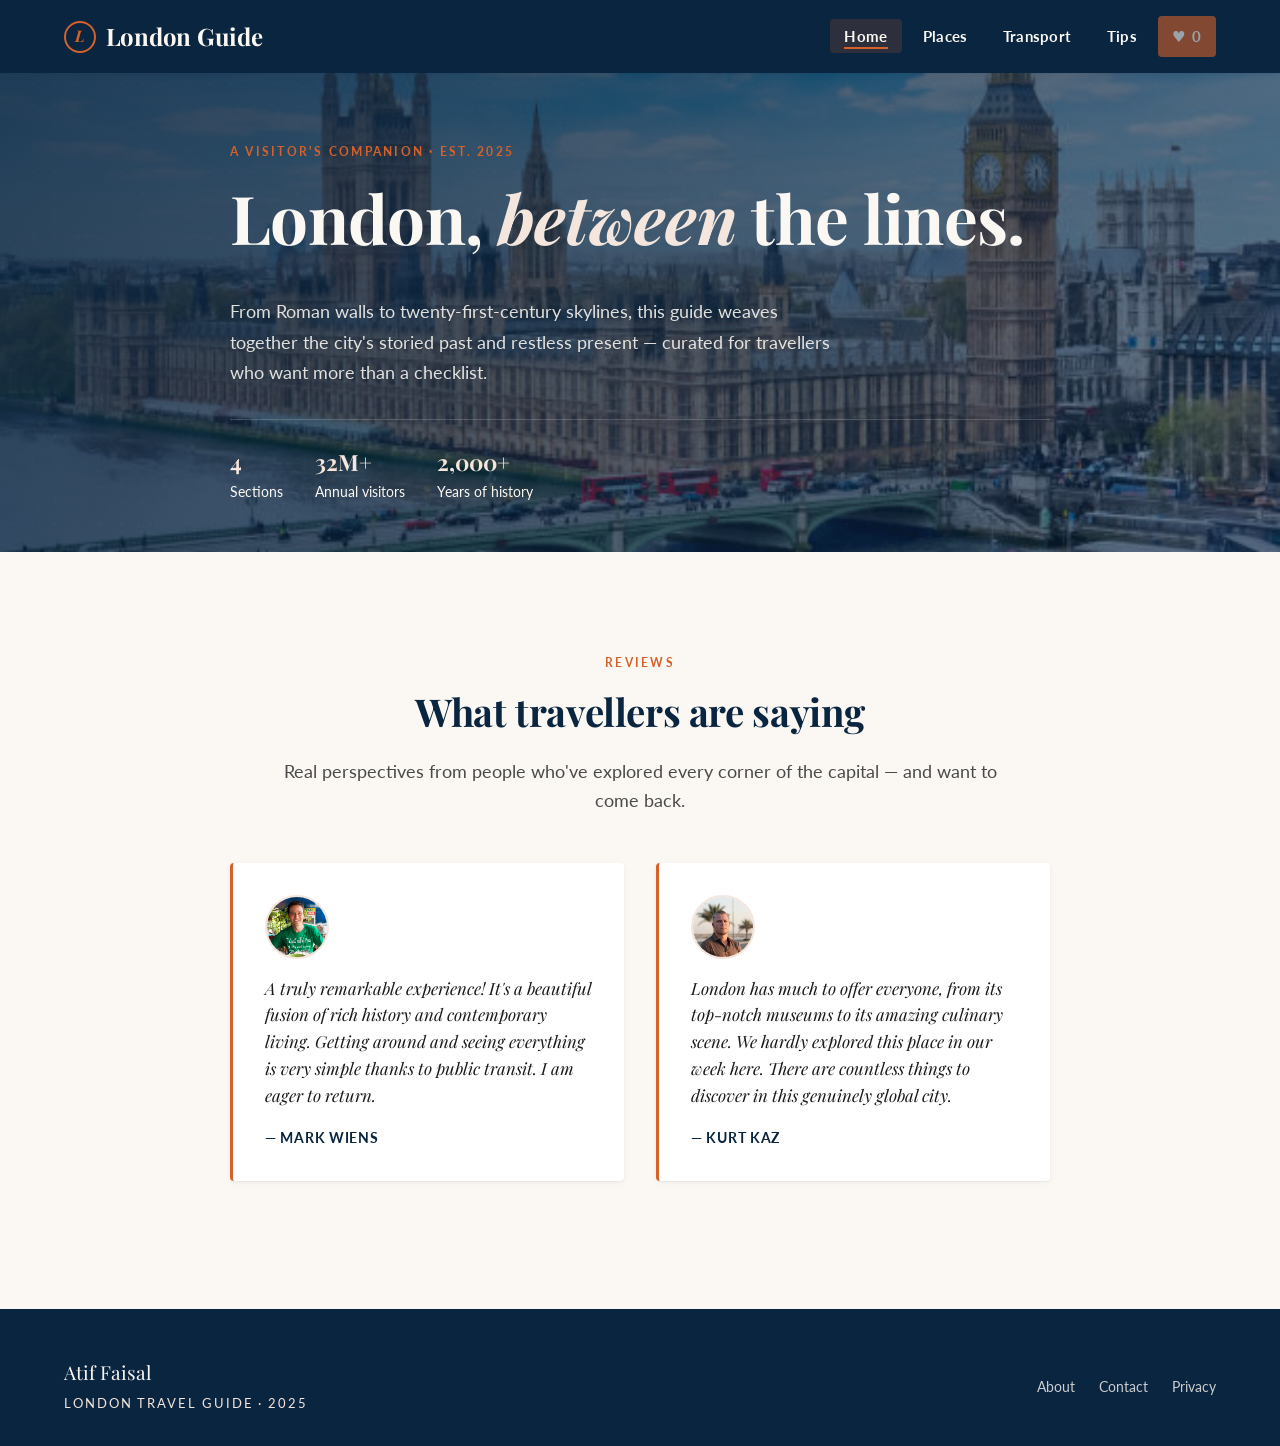
<file: index.html>
<!doctype html>
<html lang="en">
  <head>
    <meta charset="UTF-8" />
    <meta name="viewport" content="width=device-width, initial-scale=1" />
    <meta
      name="description"
      content="An editorial travel guide to London — places to visit, transport advice, and insider tips."
    />
    <title>London Travel Guide</title>
    <link rel="stylesheet" href="style.css" />
  </head>
  <body>
    <a class="skip-link" href="#main">Skip to content</a>

    <header class="site-header">
      <div class="container">
        <a href="home.html" class="brand">
          <span class="brand-mark">L</span>
          London Guide
        </a>
        <nav class="main-navigation" aria-label="Primary">
          <ul>
            <li><a href="index.html">Home</a></li>
            <li><a href="places.html">Places</a></li>
            <li><a href="transport.html">Transport</a></li>
            <li><a href="tips.html">Tips</a></li>
            <li>
              <a
                href="places.html"
                class="fav-counter"
                data-count="0"
                aria-label="View saved places"
              >
                ♥ <span class="fav-count-num">0</span>
              </a>
            </li>
          </ul>
        </nav>
      </div>
    </header>

    <section class="hero">
      <div class="container">
        <span class="eyebrow">A visitor's companion · Est. 2025</span>
        <h1>London, <em>between</em> the lines.</h1>
        <p>
          From Roman walls to twenty-first-century skylines, this guide weaves
          together the city's storied past and restless present — curated for
          travellers who want more than a checklist.
        </p>
        <div class="hero-meta">
          <div><strong>4</strong>Sections</div>
          <div><strong>32M+</strong>Annual visitors</div>
          <div><strong>2,000+</strong>Years of history</div>
        </div>
      </div>
    </section>

    <main id="main" class="single container">
      <section class="section-intro">
        <span class="eyebrow">Reviews</span>
        <h2>What travellers are saying</h2>
        <p>
          Real perspectives from people who've explored every corner of the
          capital — and want to come back.
        </p>
      </section>

      <section id="reviews" aria-label="Visitor reviews">
        <div class="reviews-grid">
          <article class="review">
            <div class="reviewer-image-box">
              <img
                src="media/mark_weins.jpg"
                alt="Photo of Mark Wiens"
                class="img-of-reviewer"
                onerror="this.style.display = 'none'"
              />
            </div>
            <p>
              A truly remarkable experience! It's a beautiful fusion of rich
              history and contemporary living. Getting around and seeing
              everything is very simple thanks to public transit. I am eager to
              return.
            </p>
            <footer>— Mark Wiens</footer>
          </article>

          <article class="review">
            <div class="reviewer-image-box">
              <img
                src="media/kurt_kaz.jpg"
                alt="Photo of Kurt Kaz"
                class="img-of-reviewer"
                onerror="this.style.display = 'none'"
              />
            </div>
            <p>
              London has much to offer everyone, from its top-notch museums to
              its amazing culinary scene. We hardly explored this place in our
              week here. There are countless things to discover in this
              genuinely global city.
            </p>
            <footer>— Kurt Kaz</footer>
          </article>
        </div>
      </section>
    </main>

    <footer class="site-footer">
      <div class="container">
        <div class="brand-line">
          Atif Faisal
          <span>London Travel Guide · 2025</span>
        </div>
        <ul>
          <li><a href="#">About</a></li>
          <li><a href="#">Contact</a></li>
          <li><a href="#">Privacy</a></li>
        </ul>
      </div>
    </footer>

    <script src="script.js"></script>
  </body>
</html>
</file>
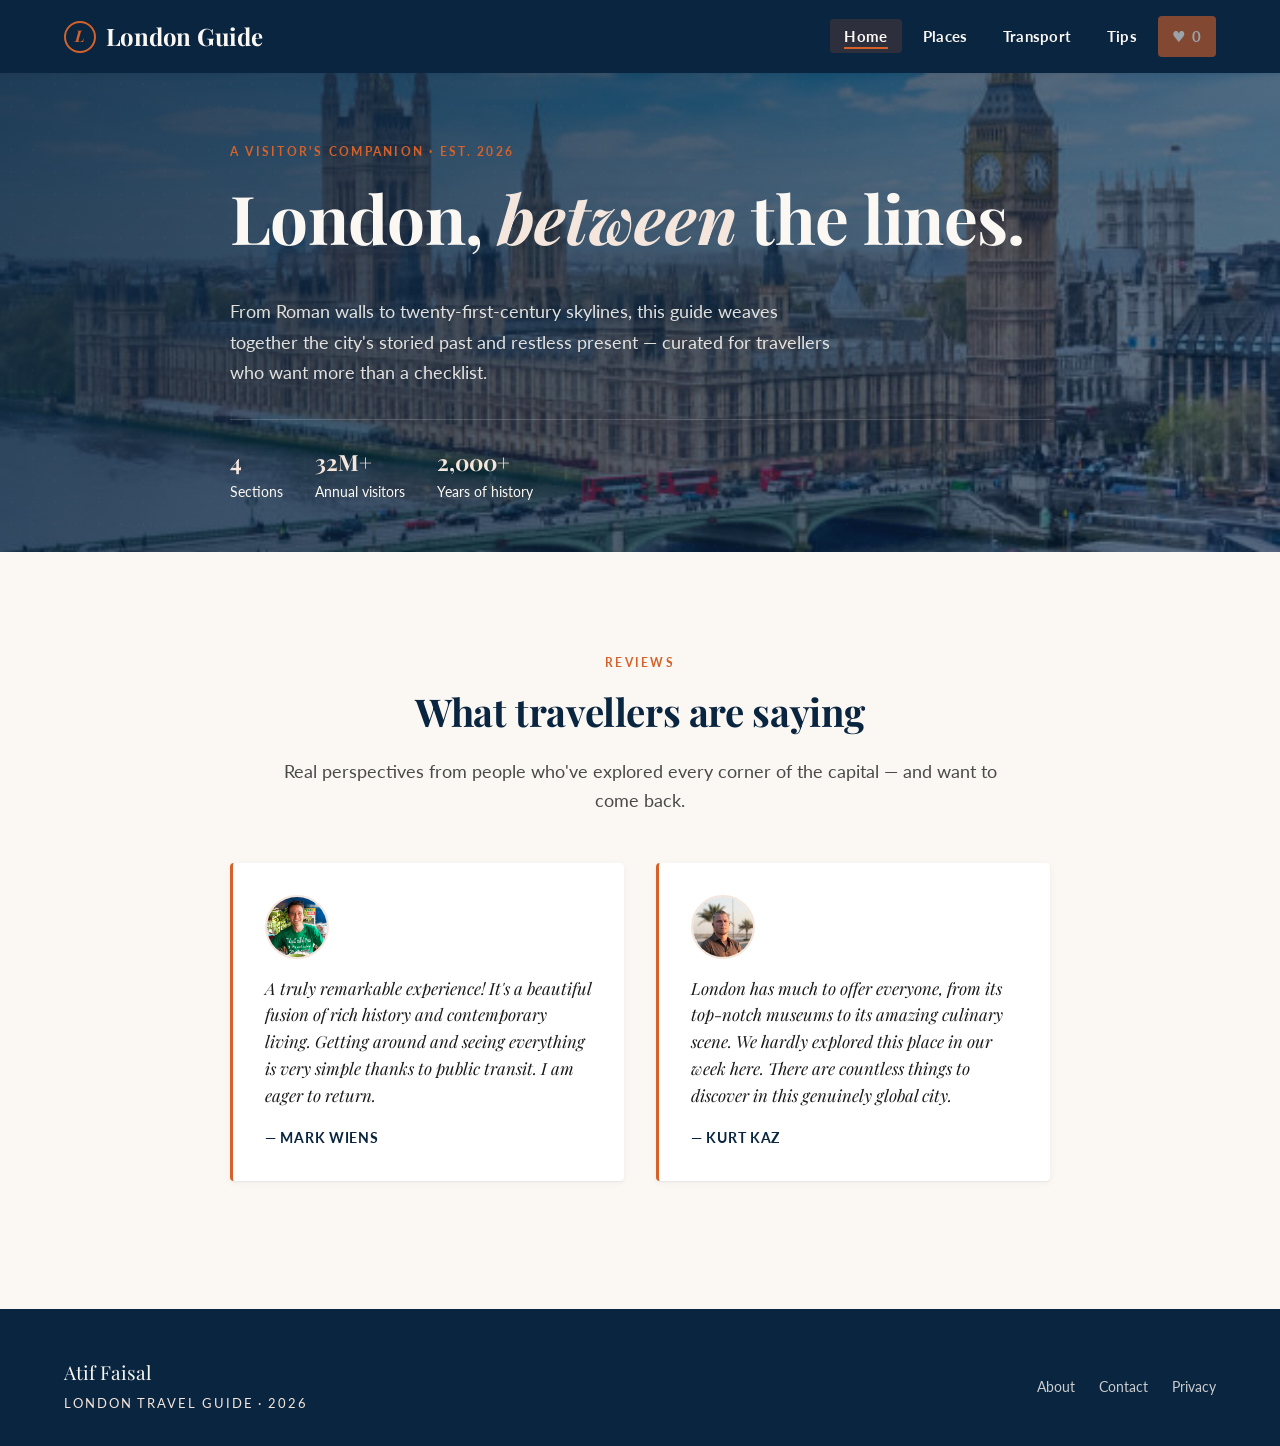
<file: home.html>
<!doctype html>
<html lang="en">
  <head>
    <meta charset="UTF-8" />
    <meta name="viewport" content="width=device-width, initial-scale=1" />
    <meta
      name="description"
      content="An editorial travel guide to London — places to visit, transport advice, and insider tips."
    />
    <title>London Travel Guide — A Curated Visitor's Companion</title>
    <link rel="stylesheet" href="style.css" />
  </head>
  <body>
    <a class="skip-link" href="#main">Skip to content</a>

    <header class="site-header">
      <div class="container">
        <a href="home.html" class="brand">
          <span class="brand-mark">L</span>
          London Guide
        </a>
        <nav class="main-navigation" aria-label="Primary">
          <ul>
            <li><a href="home.html">Home</a></li>
            <li><a href="places.html">Places</a></li>
            <li><a href="transport.html">Transport</a></li>
            <li><a href="tips.html">Tips</a></li>
            <li>
              <a
                href="places.html"
                class="fav-counter"
                data-count="0"
                aria-label="View saved places"
              >
                ♥ <span class="fav-count-num">0</span>
              </a>
            </li>
          </ul>
        </nav>
      </div>
    </header>

    <section class="hero">
      <div class="container">
        <span class="eyebrow">A visitor's companion · Est. 2026</span>
        <h1>London, <em>between</em> the lines.</h1>
        <p>
          From Roman walls to twenty-first-century skylines, this guide weaves
          together the city's storied past and restless present — curated for
          travellers who want more than a checklist.
        </p>
        <div class="hero-meta">
          <div><strong>4</strong>Sections</div>
          <div><strong>32M+</strong>Annual visitors</div>
          <div><strong>2,000+</strong>Years of history</div>
        </div>
      </div>
    </section>

    <main id="main" class="single container">
      <section class="section-intro">
        <span class="eyebrow">Reviews</span>
        <h2>What travellers are saying</h2>
        <p>
          Real perspectives from people who've explored every corner of the
          capital — and want to come back.
        </p>
      </section>

      <section id="reviews" aria-label="Visitor reviews">
        <div class="reviews-grid">
          <article class="review">
            <div class="reviewer-image-box">
              <img
                src="media/mark_weins.jpg"
                alt="Photo of Mark Wiens"
                class="img-of-reviewer"
                onerror="this.style.display = 'none'"
              />
            </div>
            <p>
              A truly remarkable experience! It's a beautiful fusion of rich
              history and contemporary living. Getting around and seeing
              everything is very simple thanks to public transit. I am eager to
              return.
            </p>
            <footer>— Mark Wiens</footer>
          </article>

          <article class="review">
            <div class="reviewer-image-box">
              <img
                src="media/kurt_kaz.jpg"
                alt="Photo of Kurt Kaz"
                class="img-of-reviewer"
                onerror="this.style.display = 'none'"
              />
            </div>
            <p>
              London has much to offer everyone, from its top-notch museums to
              its amazing culinary scene. We hardly explored this place in our
              week here. There are countless things to discover in this
              genuinely global city.
            </p>
            <footer>— Kurt Kaz</footer>
          </article>
        </div>
      </section>
    </main>

    <footer class="site-footer">
      <div class="container">
        <div class="brand-line">
          Atif Faisal
          <span>London Travel Guide · 2026</span>
        </div>
        <ul>
          <li><a href="#">About</a></li>
          <li><a href="#">Contact</a></li>
          <li><a href="#">Privacy</a></li>
        </ul>
      </div>
    </footer>

    <script src="script.js"></script>
  </body>
</html>
</file>
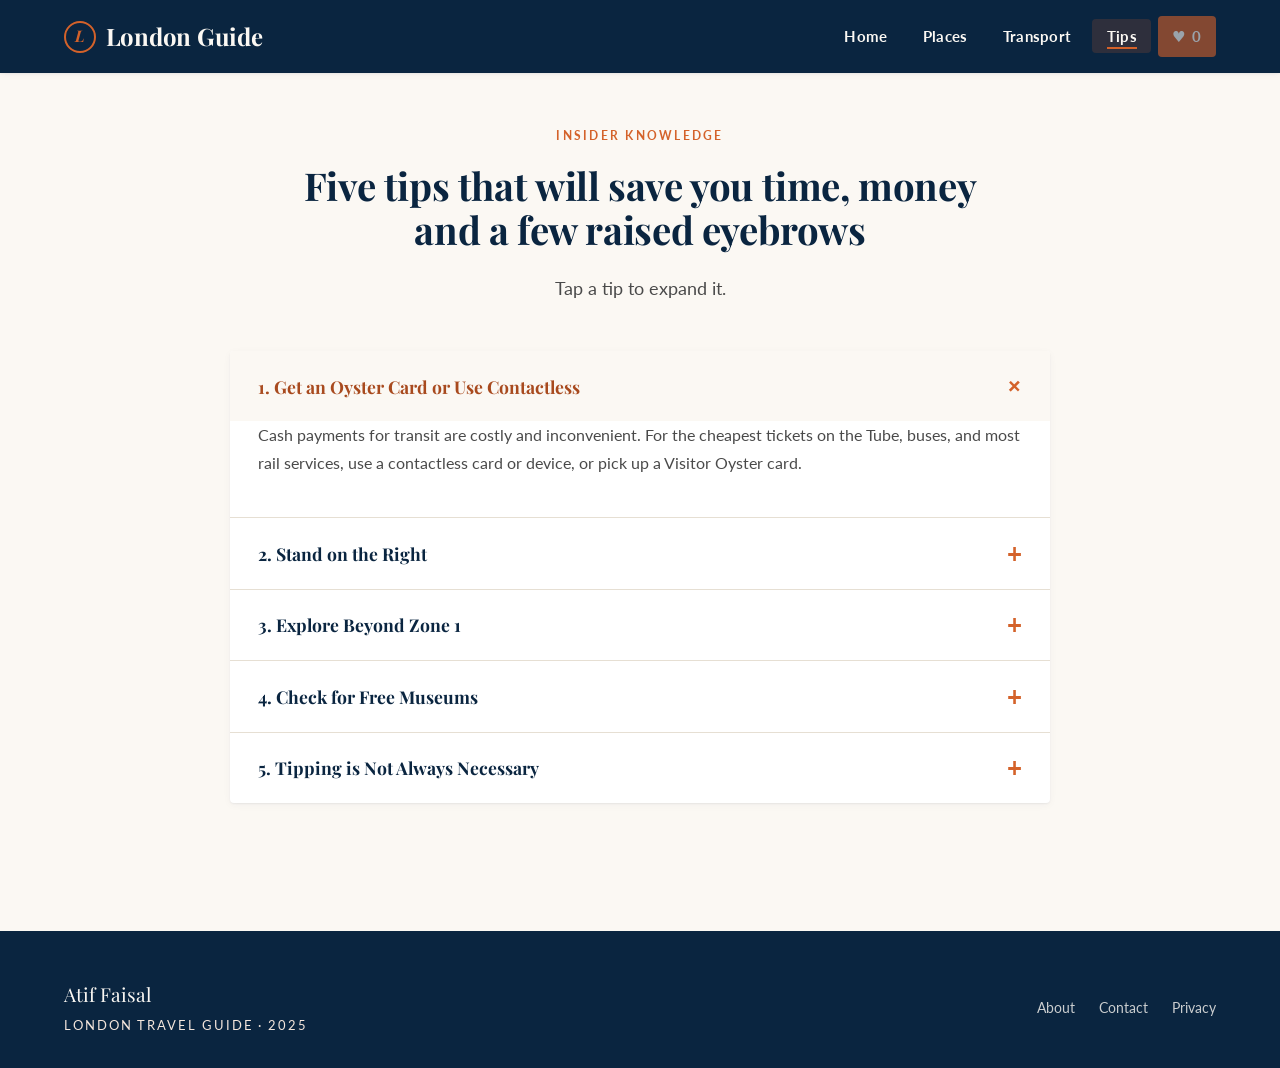
<file: tips.html>
<!DOCTYPE html>
<html lang="en">
<head>
  <meta charset="UTF-8" />
  <meta name="viewport" content="width=device-width, initial-scale=1" />
  <meta name="description" content="Insider tips for visiting London — from Oyster cards to museum advice." />
  <title>Travel Tips — London Travel Guide</title>
  <link rel="stylesheet" href="style.css" />
</head>
<body>
  <a class="skip-link" href="#main">Skip to content</a>

  <header class="site-header">
    <div class="container">
      <a href="home.html" class="brand">
        <span class="brand-mark">L</span>
        London Guide
      </a>
      <nav class="main-navigation" aria-label="Primary">
        <ul>
          <li><a href="index.html">Home</a></li>
          <li><a href="places.html">Places</a></li>
          <li><a href="transport.html">Transport</a></li>
          <li><a href="tips.html">Tips</a></li>
          <li>
            <a href="places.html" class="fav-counter" data-count="0" aria-label="View saved places">
              ♥ <span class="fav-count-num">0</span>
            </a>
          </li>
        </ul>
      </nav>
    </div>
  </header>

  <main id="main" class="single container">
    <section class="section-intro">
      <span class="eyebrow">Insider knowledge</span>
      <h2>Five tips that will save you time, money and a few raised eyebrows</h2>
      <p>Tap a tip to expand it.</p>
    </section>

    <section id="tips-list" aria-label="Travel tips">
      <article class="tip">
        <h3>1. Get an Oyster Card or Use Contactless</h3>
        <p>Cash payments for transit are costly and inconvenient. For the cheapest tickets on the Tube, buses, and most rail services, use a contactless card or device, or pick up a Visitor Oyster card.</p>

        <h3>2. Stand on the Right</h3>
        <p>Always stand on the right side of escalators on the London Underground so passengers in a hurry can ascend on the left. Londoners take this unspoken rule very seriously.</p>

        <h3>3. Explore Beyond Zone 1</h3>
        <p>Central London (Zone 1) holds the famous landmarks, but the outer zones reward exploration. Try Richmond, Hampstead Heath, or Greenwich for a different view of the city.</p>

        <h3>4. Check for Free Museums</h3>
        <p>The Tate Modern, the National Gallery and the British Museum are among the world-class institutions that offer free admission to permanent collections. Special exhibitions are usually ticketed.</p>

        <h3>5. Tipping is Not Always Necessary</h3>
        <p>Restaurants frequently add a 12.5% service charge automatically. Tipping beyond that isn't standard practice. For cabs, it's polite to round up the fare.</p>
      </article>
    </section>
  </main>

  <footer class="site-footer">
    <div class="container">
      <div class="brand-line">
        Atif Faisal
        <span>London Travel Guide · 2025</span>
      </div>
      <ul>
        <li><a href="#">About</a></li>
        <li><a href="#">Contact</a></li>
        <li><a href="#">Privacy</a></li>
      </ul>
    </div>
  </footer>

  <script src="script.js"></script>
</body>
</html>
</file>
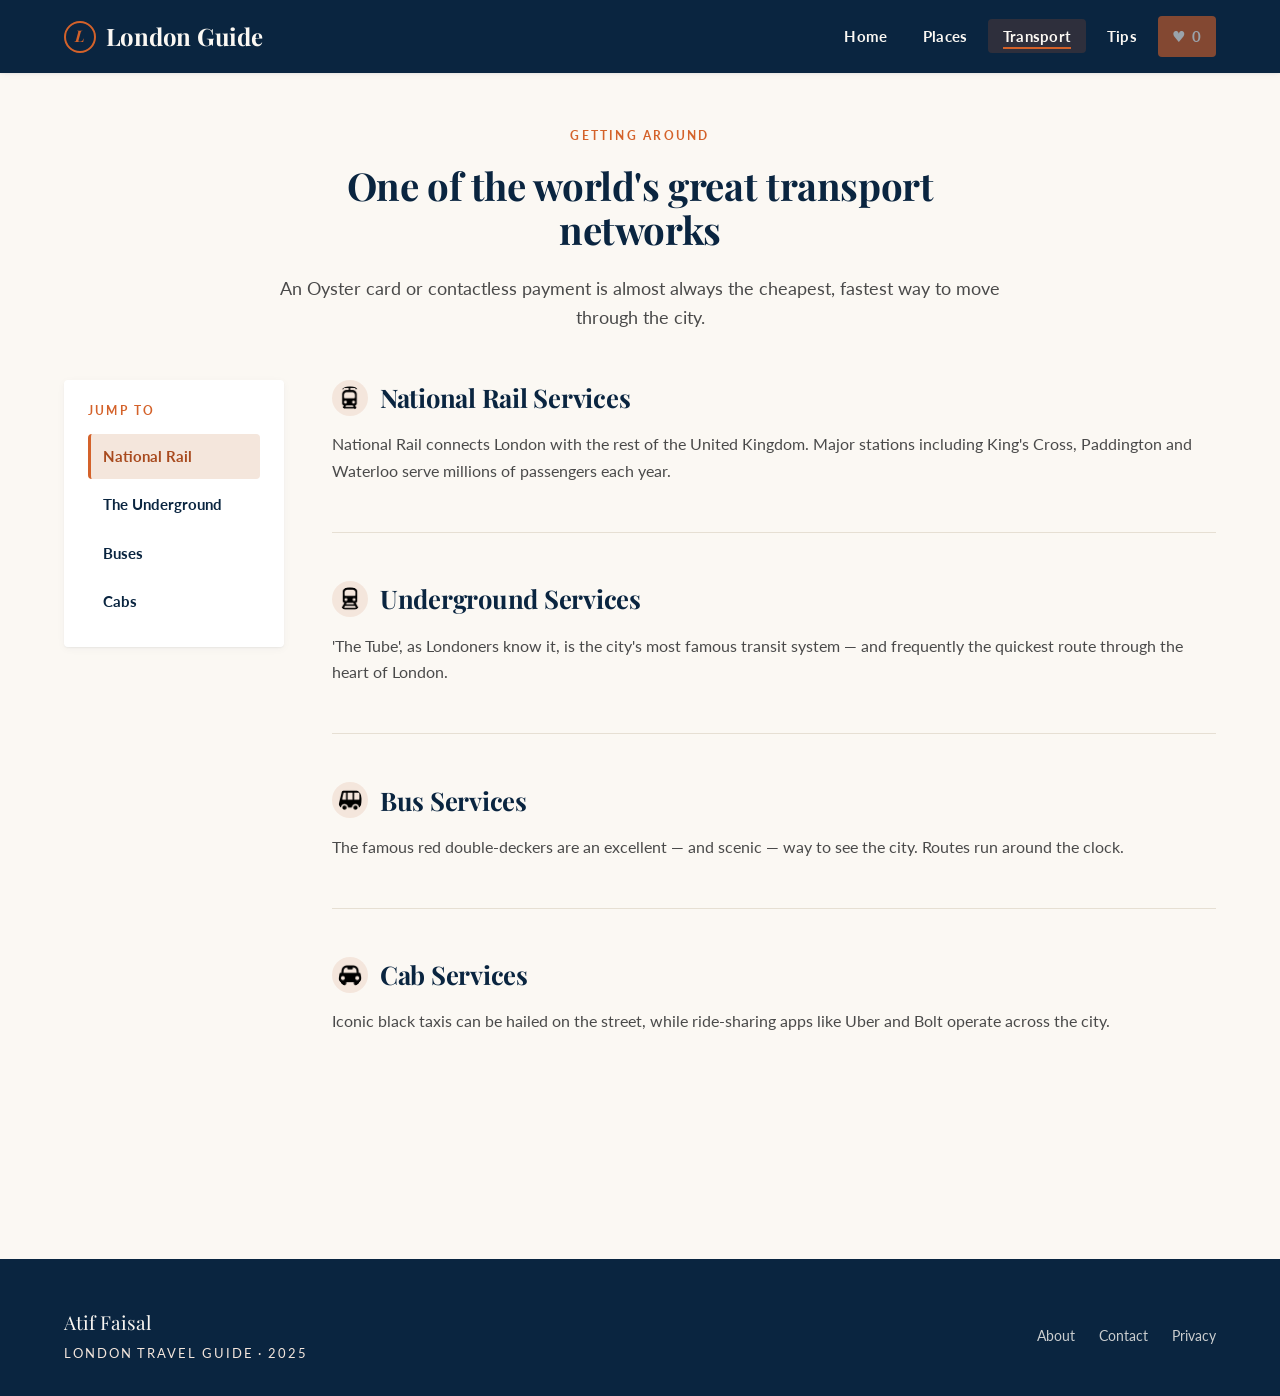
<file: transport.html>
<!DOCTYPE html>
<html lang="en">
<head>
  <meta charset="UTF-8" />
  <meta name="viewport" content="width=device-width, initial-scale=1" />
  <meta name="description" content="Getting around London — National Rail, the Tube, buses and cabs." />
  <title>Transport — London Travel Guide</title>
  <link rel="stylesheet" href="style.css" />
</head>
<body>
  <a class="skip-link" href="#main">Skip to content</a>

  <header class="site-header">
    <div class="container">
      <a href="home.html" class="brand">
        <span class="brand-mark">L</span>
        London Guide
      </a>
      <nav class="main-navigation" aria-label="Primary">
        <ul>
          <li><a href="index.html">Home</a></li>
          <li><a href="places.html">Places</a></li>
          <li><a href="transport.html">Transport</a></li>
          <li><a href="tips.html">Tips</a></li>
          <li>
            <a href="places.html" class="fav-counter" data-count="0" aria-label="View saved places">
              ♥ <span class="fav-count-num">0</span>
            </a>
          </li>
        </ul>
      </nav>
    </div>
  </header>

  <main id="main" class="container">
    <section class="section-intro">
      <span class="eyebrow">Getting around</span>
      <h2>One of the world's great transport networks</h2>
      <p>An Oyster card or contactless payment is almost always the cheapest, fastest way to move through the city.</p>
    </section>

    <div class="transport-layout">
      <aside class="second-navigation" aria-label="Transport types">
        <h3>Jump to</h3>
        <nav>
          <ul>
            <li><a href="#national-rail">National Rail</a></li>
            <li><a href="#underground">The Underground</a></li>
            <li><a href="#bus">Buses</a></li>
            <li><a href="#cab">Cabs</a></li>
          </ul>
        </nav>
      </aside>

      <div>
        <section id="national-rail" class="transport-section transport-name">
          <h3>
            <img src="media/Tourism icon (51).png" alt="" class="transport-icon" onerror="this.style.display='none'" />
            National Rail Services
          </h3>
          <p>National Rail connects London with the rest of the United Kingdom. Major stations including King's Cross, Paddington and Waterloo serve millions of passengers each year.</p>
        </section>

        <section id="underground" class="transport-section transport-name">
          <h3>
            <img src="media/Tourism icon (83).png" alt="" class="transport-icon" onerror="this.style.display='none'" />
            Underground Services
          </h3>
          <p>'The Tube', as Londoners know it, is the city's most famous transit system — and frequently the quickest route through the heart of London.</p>
        </section>

        <section id="bus" class="transport-section transport-name">
          <h3>
            <img src="media/Tourism icon (7).png" alt="" class="transport-icon" onerror="this.style.display='none'" />
            Bus Services
          </h3>
          <p>The famous red double-deckers are an excellent — and scenic — way to see the city. Routes run around the clock.</p>
        </section>

        <section id="cab" class="transport-section transport-name">
          <h3>
            <img src="media/Tourism icon (93).png" alt="" class="transport-icon" onerror="this.style.display='none'" />
            Cab Services
          </h3>
          <p>Iconic black taxis can be hailed on the street, while ride-sharing apps like Uber and Bolt operate across the city.</p>
        </section>
      </div>
    </div>
  </main>

  <footer class="site-footer">
    <div class="container">
      <div class="brand-line">
        Atif Faisal
        <span>London Travel Guide · 2025</span>
      </div>
      <ul>
        <li><a href="#">About</a></li>
        <li><a href="#">Contact</a></li>
        <li><a href="#">Privacy</a></li>
      </ul>
    </div>
  </footer>

  <script src="script.js"></script>
</body>
</html>
</file>
<file: style.css>
/* =========================================================================
   London Travel Guide — Editorial Redesign
   Author: Atif Faisal
   Aesthetic: Refined editorial — inspired by travel magazines.
   Palette: Deep navy + warm terracotta + soft cream, with generous whitespace.
   Type: Playfair Display (display) paired with Lato (body) for hierarchy.
   ========================================================================= */

@import url("https://fonts.googleapis.com/css2?family=Lato:wght@300;400;700&family=Playfair+Display:ital,wght@0,700;0,900;1,700&display=swap");

/* ---------- Design tokens ---------- */
:root {
  --navy: #0a2540;
  --navy-soft: #1b3a5e;
  --terracotta: #d4622a;
  --terracotta-soft: #f4e6dc;
  --terracotta-deep: #a84a1e;
  --cream: #fbf8f3;
  --ink: #1a1a1a;
  --ink-soft: #4a4a4a;
  --rule: #e6dfd3;
  --shadow-sm: 0 1px 2px rgba(10, 37, 64, 0.06), 0 2px 8px rgba(10, 37, 64, 0.04);
  --shadow-md: 0 4px 12px rgba(10, 37, 64, 0.08), 0 12px 32px rgba(10, 37, 64, 0.06);
  --radius: 4px;
  --max: 1200px;
  --ease: cubic-bezier(0.2, 0.7, 0.2, 1);
}

/* ---------- Reset ---------- */
*, *::before, *::after { box-sizing: border-box; }
html { scroll-behavior: smooth; }
body {
  margin: 0;
  font-family: "Lato", system-ui, sans-serif;
  font-weight: 400;
  line-height: 1.65;
  color: var(--ink);
  background: var(--cream);
  -webkit-font-smoothing: antialiased;
}

img { max-width: 100%; height: auto; display: block; }
ul { list-style: none; padding: 0; margin: 0; }
button { font-family: inherit; cursor: pointer; }

/* ---------- Accessibility ---------- */
.skip-link {
  position: absolute;
  left: -9999px;
  top: 0;
  background: var(--navy);
  color: var(--cream);
  padding: 0.75rem 1rem;
  z-index: 100;
  text-decoration: none;
  font-weight: 700;
}
.skip-link:focus { left: 0.5rem; top: 0.5rem; }

a:focus-visible,
button:focus-visible,
input:focus-visible {
  outline: 2px solid var(--terracotta);
  outline-offset: 3px;
  border-radius: 2px;
}

/* ---------- Typography ---------- */
h1, h2, h3, .display {
  font-family: "Playfair Display", Georgia, serif;
  font-weight: 700;
  color: var(--navy);
  line-height: 1.15;
  margin: 0 0 0.6em;
  letter-spacing: -0.01em;
}
h1 { font-size: clamp(2.2rem, 4.5vw, 3.4rem); }
h2 { font-size: clamp(1.7rem, 3vw, 2.4rem); }
h3 { font-size: 1.35rem; }
p { margin: 0 0 1em; color: var(--ink-soft); }

a {
  color: var(--terracotta-deep);
  text-decoration: none;
  transition: color 0.2s var(--ease);
}
a:hover { color: var(--navy); }

.eyebrow {
  display: inline-block;
  font-family: "Lato", sans-serif;
  font-size: 0.78rem;
  font-weight: 700;
  letter-spacing: 0.18em;
  text-transform: uppercase;
  color: var(--terracotta);
  margin-bottom: 1rem;
}

/* ---------- Layout ---------- */
.container { width: 90%; max-width: var(--max); margin: 0 auto; }
.single { max-width: 820px; }
main { padding: 3rem 0 4rem; }

/* ---------- Header / Nav ---------- */
.site-header {
  background: var(--navy);
  color: var(--cream);
  position: sticky;
  top: 0;
  z-index: 50;
  box-shadow: var(--shadow-sm);
}
.site-header .container {
  display: flex;
  align-items: center;
  justify-content: space-between;
  flex-wrap: wrap;
  gap: 1rem;
  padding: 1rem 0;
}
.brand {
  font-family: "Playfair Display", serif;
  font-size: 1.5rem;
  font-weight: 700;
  color: var(--cream);
  letter-spacing: -0.01em;
  display: flex;
  align-items: center;
  gap: 0.6rem;
}
.brand-mark {
  width: 32px; height: 32px;
  border: 2px solid var(--terracotta);
  border-radius: 50%;
  display: inline-flex;
  align-items: center;
  justify-content: center;
  font-style: italic;
  font-size: 1rem;
  color: var(--terracotta);
}
.main-navigation ul {
  display: flex;
  gap: 0.4rem;
  align-items: center;
  flex-wrap: wrap;
}
.main-navigation a {
  color: var(--cream);
  font-size: 0.95rem;
  font-weight: 700;
  letter-spacing: 0.02em;
  padding: 0.5rem 0.9rem;
  border-radius: var(--radius);
  position: relative;
  transition: color 0.2s var(--ease), background 0.2s var(--ease);
}
.main-navigation a:hover { color: var(--terracotta); }
.main-navigation a.active-nav {
  color: var(--cream);
  background: rgba(212, 98, 42, 0.18);
}
.main-navigation a.active-nav::after {
  content: "";
  position: absolute;
  left: 0.9rem;
  right: 0.9rem;
  bottom: 0.25rem;
  height: 2px;
  background: var(--terracotta);
}

/* Favourites counter pill in nav */
.fav-counter {
  display: inline-flex;
  align-items: center;
  gap: 0.4rem;
  background: var(--terracotta);
  color: white;
  padding: 0.4rem 0.8rem;
  border-radius: 999px;
  font-size: 0.85rem;
  font-weight: 700;
  text-decoration: none;
  transition: transform 0.2s var(--ease), background 0.2s var(--ease);
}
.fav-counter:hover { background: var(--terracotta-deep); color: white; transform: translateY(-1px); }
.fav-counter[data-count="0"] { opacity: 0.6; }

/* ---------- Hero (home) ---------- */
.hero {
  position: relative;
  padding: 4rem 0 3rem;
  background:
    linear-gradient(135deg, rgba(10, 37, 64, 0.88), rgba(10, 37, 64, 0.55)),
    url("media/big_ben_and_parliment.jpg") center/cover no-repeat;
  color: var(--cream);
  margin-bottom: 3rem;
  overflow: hidden;
}
.hero::before {
  content: "";
  position: absolute;
  inset: 0;
  background-image: radial-gradient(circle, rgba(255,255,255,0.04) 1px, transparent 1px);
  background-size: 22px 22px;
  opacity: 0.5;
  pointer-events: none;
}
.hero .container { position: relative; max-width: 820px; }
.hero h1 { color: var(--cream); font-size: clamp(2.5rem, 6vw, 4.2rem); }
.hero h1 em { font-style: italic; color: var(--terracotta-soft); }
.hero p {
  color: rgba(251, 248, 243, 0.88);
  font-size: 1.15rem;
  max-width: 60ch;
}
.hero-meta {
  display: flex;
  gap: 2rem;
  margin-top: 2rem;
  padding-top: 1.5rem;
  border-top: 1px solid rgba(251, 248, 243, 0.18);
  flex-wrap: wrap;
}
.hero-meta div { font-size: 0.85rem; }
.hero-meta strong {
  display: block;
  font-family: "Playfair Display", serif;
  font-size: 1.4rem;
  color: var(--terracotta-soft);
  font-weight: 700;
}

/* ---------- Section intro ---------- */
.section-intro {
  max-width: 720px;
  margin: 0 auto 3rem;
  text-align: center;
}
.section-intro p { font-size: 1.1rem; }

/* ---------- Reviews ---------- */
.reviews-grid {
  display: grid;
  gap: 2rem;
  grid-template-columns: 1fr;
  margin-top: 2rem;
}
@media (min-width: 720px) {
  .reviews-grid { grid-template-columns: 1fr 1fr; }
}
.review {
  background: white;
  padding: 2rem;
  border-radius: var(--radius);
  box-shadow: var(--shadow-sm);
  position: relative;
  border-left: 3px solid var(--terracotta);
  transition: transform 0.3s var(--ease), box-shadow 0.3s var(--ease);
}
.review:hover { transform: translateY(-3px); box-shadow: var(--shadow-md); }
.review::before {
  content: """;
  position: absolute;
  top: -0.5rem;
  right: 1.5rem;
  font-family: "Playfair Display", serif;
  font-size: 5rem;
  color: var(--terracotta-soft);
  line-height: 1;
  font-style: italic;
}
.review .reviewer-image-box {
  width: 64px; height: 64px;
  border-radius: 50%;
  overflow: hidden;
  margin-bottom: 1rem;
  border: 2px solid var(--terracotta-soft);
}
.img-of-reviewer { width: 100%; height: 100%; object-fit: cover; }
.image-copyright { font-size: 0.7rem; color: #999; margin: 0.25rem 0 0; }
.review p {
  font-family: "Playfair Display", serif;
  font-style: italic;
  font-size: 1.05rem;
  color: var(--ink);
  line-height: 1.6;
}
.review footer {
  font-weight: 700;
  color: var(--navy);
  font-style: normal;
  font-family: "Lato", sans-serif;
  font-size: 0.9rem;
  letter-spacing: 0.05em;
  text-transform: uppercase;
  margin-top: 1rem;
}

/* ---------- Places ---------- */
.places-toolbar {
  display: flex;
  flex-wrap: wrap;
  gap: 1rem;
  align-items: center;
  justify-content: space-between;
  margin: 2rem 0 1.5rem;
  padding: 1.25rem;
  background: white;
  border-radius: var(--radius);
  box-shadow: var(--shadow-sm);
}
.search-wrapper { flex: 1 1 280px; position: relative; }
#place-search {
  width: 100%;
  padding: 0.75rem 1rem 0.75rem 2.5rem;
  font-size: 0.95rem;
  border: 1px solid var(--rule);
  border-radius: var(--radius);
  background: var(--cream);
  font-family: inherit;
  transition: border-color 0.2s var(--ease), background 0.2s var(--ease);
}
#place-search:focus {
  border-color: var(--terracotta);
  background: white;
  outline: none;
}
.search-wrapper::before {
  content: "🔍";
  position: absolute;
  left: 0.85rem;
  top: 50%;
  transform: translateY(-50%);
  font-size: 0.9rem;
  opacity: 0.5;
}

.filter-chips {
  display: flex;
  gap: 0.5rem;
  flex-wrap: wrap;
}
.chip {
  padding: 0.5rem 1rem;
  background: transparent;
  border: 1px solid var(--rule);
  border-radius: 999px;
  font-size: 0.85rem;
  font-weight: 700;
  color: var(--navy);
  transition: all 0.2s var(--ease);
}
.chip:hover { border-color: var(--terracotta); color: var(--terracotta); }
.chip.active {
  background: var(--navy);
  color: var(--cream);
  border-color: var(--navy);
}

#places-box {
  display: grid;
  gap: 2rem;
  grid-template-columns: repeat(auto-fill, minmax(320px, 1fr));
  margin-top: 1rem;
}
.place-card {
  background: white;
  border-radius: var(--radius);
  overflow: hidden;
  display: flex;
  flex-direction: column;
  box-shadow: var(--shadow-sm);
  transition: transform 0.3s var(--ease), box-shadow 0.3s var(--ease);
  position: relative;
}
.place-card:hover { transform: translateY(-4px); box-shadow: var(--shadow-md); }
.place-card .card-image {
  position: relative;
  overflow: hidden;
  aspect-ratio: 4 / 3;
}
.place-card .card-image img {
  width: 100%; height: 100%;
  object-fit: cover;
  transition: transform 0.6s var(--ease);
}
.place-card:hover .card-image img { transform: scale(1.05); }
.place-card .category-tag {
  position: absolute;
  top: 1rem; left: 1rem;
  background: rgba(10, 37, 64, 0.92);
  color: var(--cream);
  font-size: 0.7rem;
  font-weight: 700;
  letter-spacing: 0.1em;
  text-transform: uppercase;
  padding: 0.35rem 0.7rem;
  border-radius: 2px;
  backdrop-filter: blur(4px);
}
.place-card h3 {
  padding: 1.25rem 1.25rem 0.5rem;
  font-size: 1.4rem;
}
.place-card > p {
  padding: 0 1.25rem;
  flex-grow: 1;
}
.place-meta {
  padding: 0.5rem 1.25rem 1rem;
  border-top: 1px dashed var(--rule);
  margin-top: 0.5rem;
  font-size: 0.88rem;
}
.place-meta li {
  padding: 0.35rem 0;
  display: flex;
  gap: 0.5rem;
}
.place-meta strong {
  color: var(--navy);
  flex: 0 0 110px;
  font-weight: 700;
}

.card-actions {
  display: flex;
  gap: 0;
  margin-top: auto;
  border-top: 1px solid var(--rule);
}
.fav-btn,
.map-link {
  flex: 1;
  padding: 0.85rem;
  text-align: center;
  font-size: 0.9rem;
  font-weight: 700;
  border: none;
  background: white;
  color: var(--navy);
  transition: background 0.2s var(--ease), color 0.2s var(--ease);
  font-family: inherit;
  text-decoration: none;
  display: flex;
  align-items: center;
  justify-content: center;
  gap: 0.4rem;
}
.fav-btn:hover { background: var(--terracotta-soft); color: var(--terracotta-deep); }
.fav-btn.fav-active {
  background: var(--terracotta-soft);
  color: var(--terracotta-deep);
}
.map-link {
  background: var(--navy);
  color: var(--cream);
  border-left: 1px solid var(--rule);
}
.map-link:hover { background: var(--terracotta); color: white; text-decoration: none; }

.no-results {
  grid-column: 1 / -1;
  text-align: center;
  color: var(--ink-soft);
  font-style: italic;
  padding: 3rem;
  background: white;
  border-radius: var(--radius);
}

/* ---------- Transport ---------- */
.transport-layout {
  display: grid;
  grid-template-columns: 220px 1fr;
  gap: 3rem;
  margin-top: 2rem;
}
@media (max-width: 768px) {
  .transport-layout { grid-template-columns: 1fr; gap: 1.5rem; }
}
.second-navigation {
  position: sticky;
  top: 90px;
  align-self: start;
  padding: 1.5rem;
  background: white;
  border-radius: var(--radius);
  box-shadow: var(--shadow-sm);
}
.second-navigation h3 {
  font-size: 0.78rem;
  letter-spacing: 0.18em;
  text-transform: uppercase;
  color: var(--terracotta);
  font-family: "Lato", sans-serif;
  font-weight: 700;
  margin-bottom: 1rem;
}
.second-navigation ul { display: flex; flex-direction: column; gap: 0.25rem; }
.second-navigation a {
  display: block;
  padding: 0.6rem 0.75rem;
  border-radius: var(--radius);
  color: var(--navy);
  font-weight: 700;
  font-size: 0.95rem;
  border-left: 3px solid transparent;
  transition: all 0.2s var(--ease);
}
.second-navigation a:hover { background: var(--cream); }
.second-navigation a.active-sidebar {
  background: var(--terracotta-soft);
  color: var(--terracotta-deep);
  border-left-color: var(--terracotta);
  text-decoration: none;
}

.transport-section {
  margin-bottom: 3rem;
  padding-bottom: 2rem;
  border-bottom: 1px solid var(--rule);
}
.transport-section:last-child { border-bottom: none; }
.transport-name h3 {
  display: flex;
  align-items: center;
  gap: 0.75rem;
  font-size: 1.6rem;
}
.transport-icon {
  width: 36px; height: 36px;
  padding: 6px;
  background: var(--terracotta-soft);
  border-radius: 50%;
}

/* ---------- Tips Accordion ---------- */
#tips-list {
  background: white;
  border-radius: var(--radius);
  box-shadow: var(--shadow-sm);
  overflow: hidden;
  margin-top: 2rem;
}
.accordion-item {
  border-bottom: 1px solid var(--rule);
}
.accordion-item:last-child { border-bottom: none; }
.accordion-trigger {
  display: flex;
  justify-content: space-between;
  align-items: center;
  width: 100%;
  background: none;
  border: none;
  padding: 1.4rem 1.75rem;
  font-size: 1.1rem;
  font-weight: 700;
  color: var(--navy);
  font-family: "Playfair Display", serif;
  text-align: left;
  gap: 1rem;
  transition: background 0.2s var(--ease);
}
.accordion-trigger:hover { background: var(--cream); }
.accordion-item.open .accordion-trigger { background: var(--cream); color: var(--terracotta-deep); }
.accordion-icon {
  font-size: 1.6rem;
  line-height: 1;
  flex-shrink: 0;
  color: var(--terracotta);
  transition: transform 0.3s var(--ease);
  font-family: "Lato", sans-serif;
}
.accordion-item.open .accordion-icon { transform: rotate(45deg); }
.accordion-body {
  padding: 0 1.75rem 1.5rem;
  color: var(--ink-soft);
  line-height: 1.75;
  animation: fadeSlide 0.3s var(--ease);
}
@keyframes fadeSlide {
  from { opacity: 0; transform: translateY(-6px); }
  to { opacity: 1; transform: translateY(0); }
}

/* ---------- Scroll reveal ---------- */
.reveal-hidden {
  opacity: 0;
  transform: translateY(24px);
  transition: opacity 0.7s var(--ease), transform 0.7s var(--ease);
}
.reveal-visible {
  opacity: 1;
  transform: translateY(0);
}

/* ---------- Toast (favourite feedback) ---------- */
.toast {
  position: fixed;
  bottom: 2rem;
  left: 50%;
  transform: translateX(-50%) translateY(120%);
  background: var(--navy);
  color: var(--cream);
  padding: 0.85rem 1.5rem;
  border-radius: 999px;
  box-shadow: var(--shadow-md);
  font-size: 0.9rem;
  font-weight: 700;
  z-index: 100;
  transition: transform 0.4s var(--ease);
  pointer-events: none;
}
.toast.show { transform: translateX(-50%) translateY(0); }

/* ---------- Footer ---------- */
.site-footer {
  background: var(--navy);
  color: var(--cream);
  padding: 3rem 0 2rem;
  margin-top: 4rem;
}
.site-footer .container {
  display: grid;
  grid-template-columns: 1fr auto;
  gap: 2rem;
  align-items: center;
}
@media (max-width: 600px) {
  .site-footer .container { grid-template-columns: 1fr; text-align: center; }
}
.site-footer .brand-line {
  font-family: "Playfair Display", serif;
  font-size: 1.2rem;
}
.site-footer .brand-line span {
  display: block;
  font-family: "Lato", sans-serif;
  font-size: 0.8rem;
  letter-spacing: 0.15em;
  text-transform: uppercase;
  color: var(--terracotta-soft);
  margin-top: 0.25rem;
  font-weight: 400;
}
.site-footer ul {
  display: flex;
  gap: 1.5rem;
  flex-wrap: wrap;
  justify-content: center;
}
.site-footer a {
  color: var(--cream);
  font-size: 0.9rem;
  opacity: 0.8;
  transition: opacity 0.2s var(--ease), color 0.2s var(--ease);
}
.site-footer a:hover { opacity: 1; color: var(--terracotta); }
</file>
